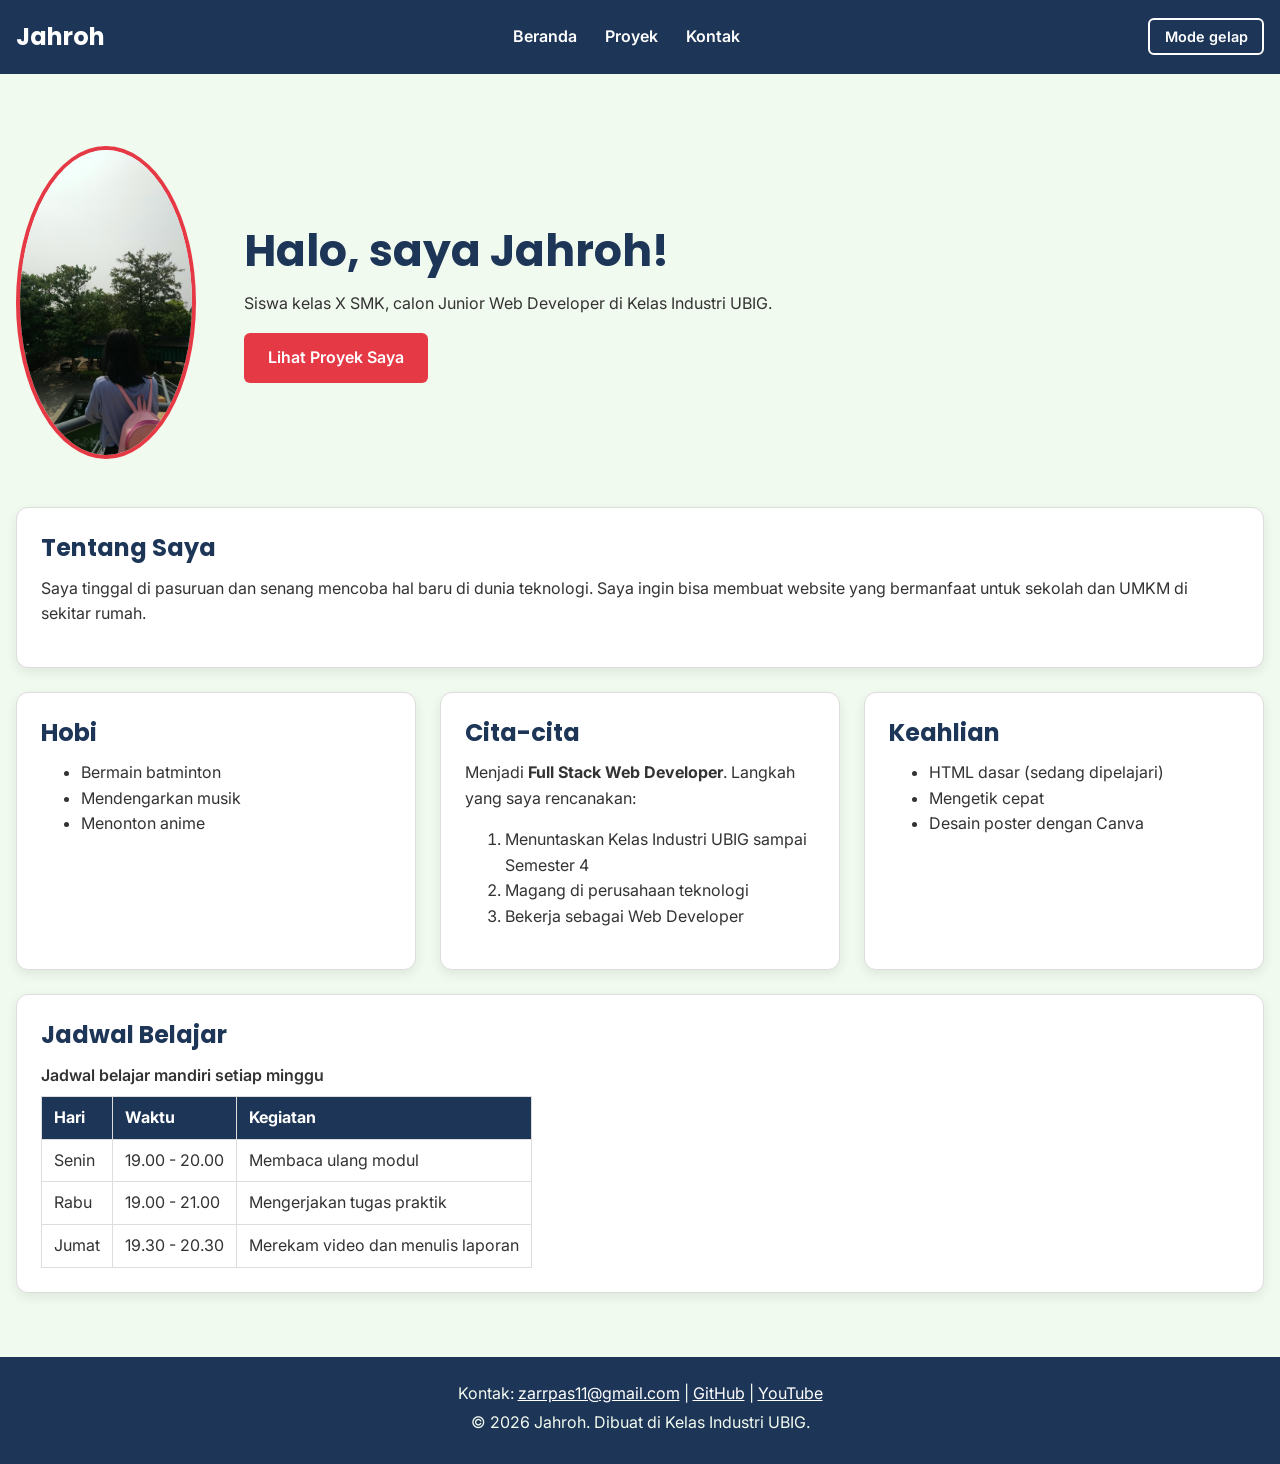
<file: index.html>
<!DOCTYPE html> 
<html lang="id">
<head>
  <meta charset="UTF-8">
  <meta name="viewport" content="width=device-width,
   initial-scale=1.0">
<!-- index.html -->
<meta name="description" content="Portofolio Jahroh, siswa SMK
calon Junior Web Developer di Kelas Industri UBIG.">
<!-- proyek.html -->
<meta name="description" content="Daftar proyek HTML, CSS, dan
JavaScript karya Jahroh beserta repositori GitHub
terbarunya.">
<!-- kontak.html -->
<meta name="description" content="Hubungi Jahroh melalui form
kontak, email, atau GitHub.">
  <title>Jahroh | Beranda</title>
  <link rel="icon" href="img/zarr.png">
  <link rel="preconnect" href="https://fonts.googleapis.com">
  <link rel="preconnect" href="https://fonts.gstatic.com"
  
   crossorigin>
  <link href="https://fonts.googleapis.com/css2?family=Inter:wght@400;600&family=Poppins:wght@600;700&display=swap" rel="stylesheet">
  <link rel="stylesheet" href="css/style.css">
  <script src="js/main.js" defer></script>
  <script src="css/style.css" defer></script>
</head>
<body >
  <header>
    <div class="container navbar">
      <h1>Jahroh</h1>
      <nav class="menu-laptop">
        <ul>
          <li><a href="index.html">Beranda</a></li>
          <li><a href="proyek.html">Proyek</a></li>
          <li><a href="kontak.html">Kontak</a></li>
        </ul>
      </nav>
      <!-- Tantangan: menu ponsel yang bisa dibuka-tutup -->
      <details class="menu-ponsel">
        <summary>Menu</summary>
        <nav>
          <ul>
            <li><a href="index.html">Beranda</a></li>
            <li><a href="proyek.html">Proyek</a></li>
            <li><a href="kontak.html">Kontak</a></li>
          </ul>
        </nav>
      </details>
      <button type="button" id="tombol-tema" class="tombol-tema">Mode gelap</button>
    </div>
  </header>

  <main>
    <div class="container">
      <section class="hero">

        <img src="img/zarrrr.png" alt="Foto Profil Jahroh" width="180">
        <div>
          <h2>Halo, saya Jahroh!</h2>
          <p>Siswa kelas X SMK, calon Junior Web Developer di Kelas Industri UBIG.</p>
          <a href="proyek.html" class="tombol">Lihat Proyek Saya</a>
        </div>
      </section>

      <section class="kartu">
        <h2>Tentang Saya</h2>
        <p>Saya tinggal di pasuruan dan senang mencoba hal baru di dunia teknologi. Saya ingin bisa membuat website yang bermanfaat untuk sekolah dan UMKM di sekitar rumah.</p>
      </section>

      <div class="daftar-kartu">
        <section class="kartu">
          <h2>Hobi</h2>
          <ul>
            <li>Bermain batminton</li>
            <li>Mendengarkan musik</li>
            <li>Menonton anime</li>
          </ul>
        </section>

        <section class="kartu">
          <h2>Cita-cita</h2>
          <p>Menjadi <strong>Full Stack Web Developer</strong>. Langkah yang saya rencanakan:</p>
          <ol>
            <li>Menuntaskan Kelas Industri UBIG sampai Semester 4</li>
            <li>Magang di perusahaan teknologi</li>
            <li>Bekerja sebagai Web Developer</li>
          </ol>
        </section>

        <section class="kartu">
          <h2>Keahlian</h2>
          <ul>
            <li>HTML dasar (sedang dipelajari)</li>
            <li>Mengetik cepat</li>
            <li>Desain poster dengan Canva</li>
          </ul>
        </section>
      </div>


      <section class="kartu">
        <h2>Jadwal Belajar</h2>
        <table>
          <caption>Jadwal belajar mandiri setiap minggu</caption>
          <thead>
            <tr>
              <th>Hari</th>
              <th>Waktu</th>
              <th>Kegiatan</th>
            </tr>
          </thead>
          <tbody>
            <tr>
              <td>Senin</td>
              <td>19.00 - 20.00</td>
              <td>Membaca ulang modul</td>
            </tr>
            <tr>
              <td>Rabu</td>
              <td>19.00 - 21.00</td>
              <td>Mengerjakan tugas praktik</td>
            </tr>
            <tr>
              <td>Jumat</td>
              <td>19.30 - 20.30</td>
              <td>Merekam video dan menulis laporan</td>
            </tr>
          </tbody>
        </table>
      </section>
    </div>
  </main>
  <footer>
    <p>Kontak: <a href="zarrpas11@gmail.com">zarrpas11@gmail.com</a> |
      <a href="https://github.com/zarr-zr" target="_blank">GitHub</a> |
      <a href="https://www.youtube.com/@Zarr1206" target="_blank">YouTube</a></p>
    <p>&copy; 2026 Jahroh. Dibuat di Kelas Industri UBIG.</p>
  </footer>
</body>
</html>
</file>
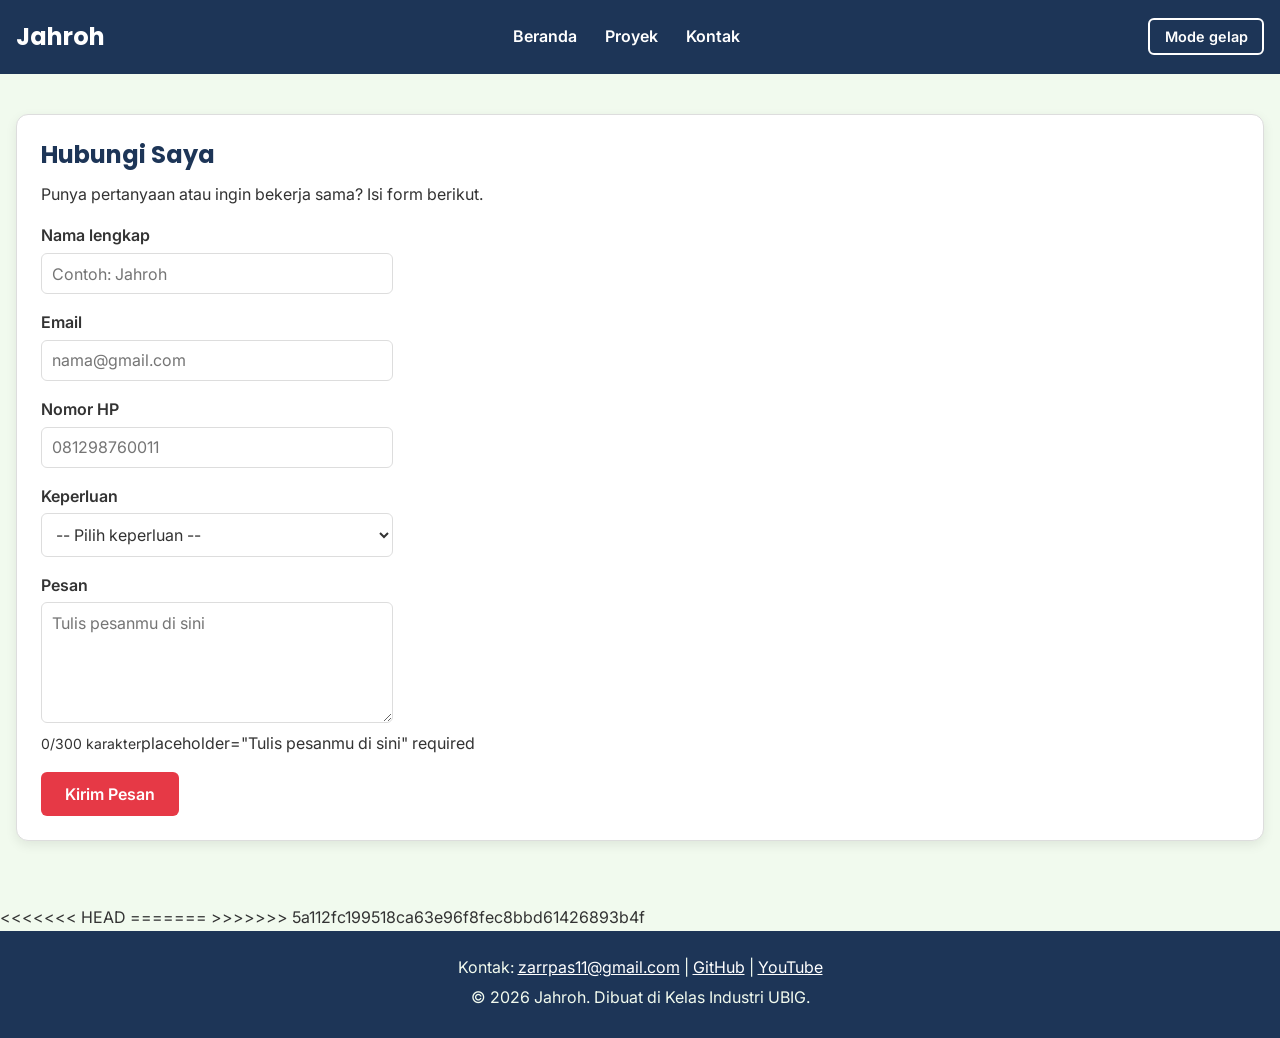
<file: kontak.html>
<!DOCTYPE html>
<html lang="id">
<head>
  <meta charset="UTF-8">
  <meta name="viewport" content="width=device-width, initial-scale=1.0">
  <!-- index.html -->
<meta name="description" content="Portofolio Jahroh, siswa SMK
calon Junior Web Developer di Kelas Industri UBIG.">
<!-- proyek.html -->
<meta name="description" content="Daftar proyek HTML, CSS, dan
JavaScript karya Jahroh beserta repositori GitHub
terbarunya.">
<!-- kontak.html -->
<meta name="description" content="Hubungi Jahroh melalui form
kontak, email, atau GitHub.">
  <title>Jahroh | Kontak</title>
  <link rel="icon" href="img/zarr.png">
  <link rel="preconnect" href="https://fonts.googleapis.com">
  <link rel="preconnect" href="https://fonts.gstatic.com" crossorigin>
  <link href="https://fonts.googleapis.com/css2?family=Inter:wght@400;600&family=Poppins:wght@600;700&display=swap" rel="stylesheet">
  <link rel="stylesheet" href="css/style.css">
  <script src="js/main.js" defer></script>
</head>
<body>
  <header>
    <div class="container navbar">
      <h1>Jahroh</h1>
      <nav class="menu-laptop">
        <ul>
          <li><a href="index.html">Beranda</a></li>
          <li><a href="proyek.html">Proyek</a></li>
          <li><a href="kontak.html">Kontak</a></li>
        </ul>
      </nav>
      <button type="button" id="tombol-tema" class="tombol-tema">
          Mode gelap
        </button>
        <!-- Tantangan: menu ponsel yang bisa dibuka-tutup -->
      <details class="menu-ponsel">
        <summary>Menu</summary>
        <nav>
          <ul>
            <li><a href="index.html">Beranda</a></li>
            <li><a href="proyek.html">Proyek</a></li>
            <li><a href="kontak.html">Kontak</a></li>
          </ul>
        </nav>
      </details>
  </header>

  <main>
    <div class="container">
      <section class="kartu">
        <h2>Hubungi Saya</h2>
        <p>Punya pertanyaan atau ingin bekerja sama? Isi form berikut.</p>

        <form>
          <p>
            <label for="nama">Nama lengkap</label><br>
            <input type="text" id="nama" name="nama" placeholder="Contoh: Jahroh" required>
          </p>
          <p>
            <label for="email">Email</label><br>
            <input type="email" id="email" name="email" placeholder="nama@gmail.com" required>
          </p>
          <p>
            <label for="hp">Nomor HP</label><br>
            <input type="tel" id="hp" name="hp" placeholder="081298760011" required>
          </p>
          <p>
            <label for="keperluan">Keperluan</label><br>
            <select id="keperluan" name="keperluan" required>
              <option value="">-- Pilih keperluan --</option>
              <option value="bertanya">Bertanya</option>
              <option value="kerja-sama">Kerja sama proyek</option>
              <option value="lainnya">Lainnya</option>
            </select>
          </p>
          <p>
            <label for="pesan">Pesan</label><br>
            <textarea id="pesan" name="pesan" rows="5" cols="40" maxlength="300"
             placeholder="Tulis pesanmu di sini" required></textarea><br>
            <span id="hitung-karakter" class="keterangan">0/300 karakter</span>placeholder="Tulis pesanmu di sini" required </textarea>
          </p>
          <button type="submit">Kirim Pesan</button>
        </form>
      </section>
    </div>
  </main>
<<<<<<< HEAD
=======
>>>>>>> 5a112fc199518ca63e96f8fec8bbd61426893b4f
  <footer>
    <p>Kontak: <a href="zarrpas11@gmail.com">zarrpas11@gmail.com</a> |
      <a href="https://github.com/zarr-zr" target="_blank">GitHub</a> |
      <a href="https://www.youtube.com/@Zarr1206" target="_blank">YouTube</a></p>
    <p>&copy; 2026 Jahroh. Dibuat di Kelas Industri UBIG.</p>
  </footer>
</body>
</html>
</file>
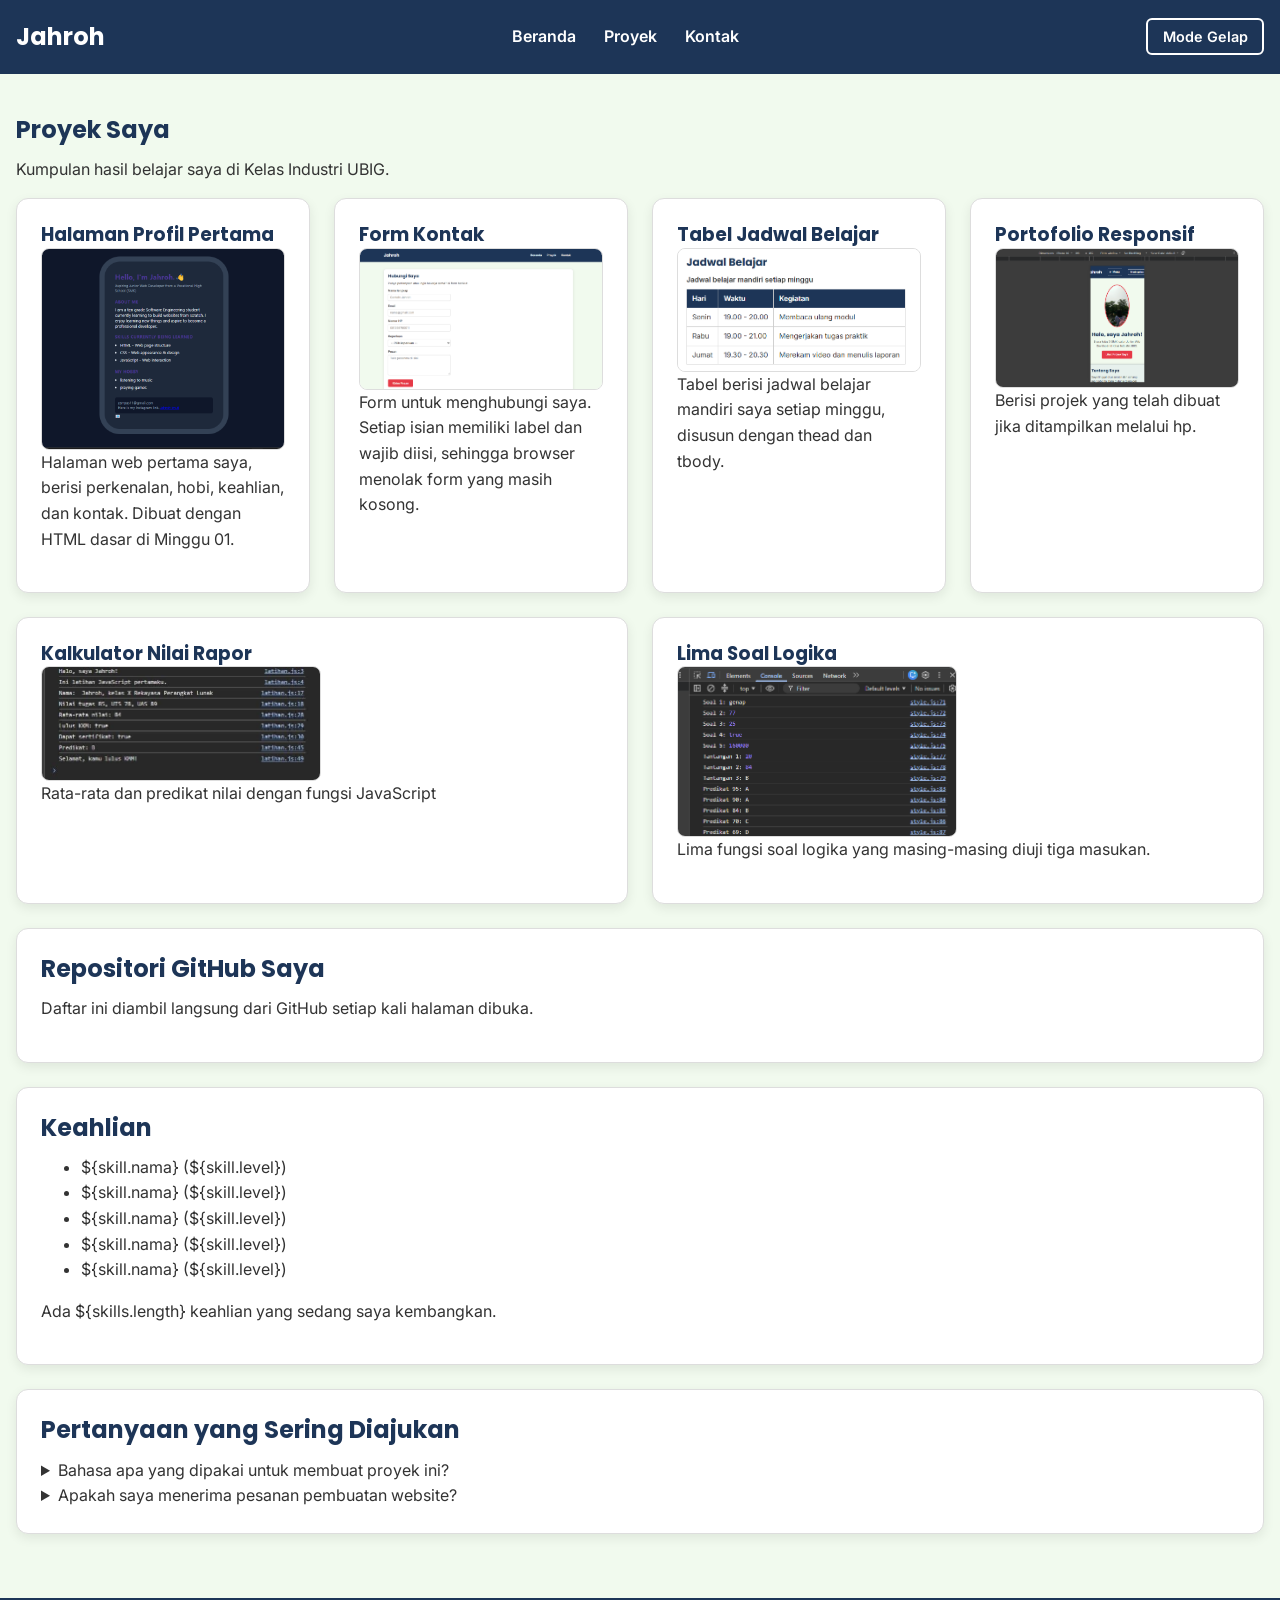
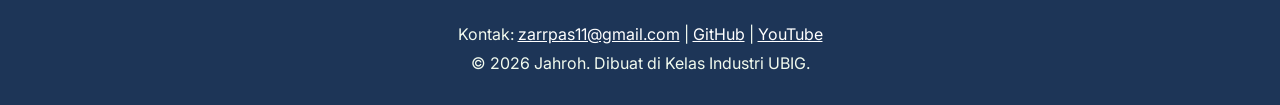
<file: proyek.html>
<!DOCTYPE html>
<html lang="id">
<head>
  <meta charset="UTF-8">
  <meta name="viewport" content="width=device-width, initial-scale=1.0">
  <!-- index.html -->
  <meta name="description" content="Portofolio Jahroh, siswa SMK
  calon Junior Web Developer di Kelas Industri UBIG.">
  <!-- proyek.html -->
  <meta name="description" content="Daftar proyek HTML, CSS, dan
  JavaScript karya Jahroh beserta repositori GitHub
  terbarunya.">
  <!-- kontak.html -->
  <meta name="description" content="Hubungi Jahroh melalui form
  kontak, email, atau GitHub.">
  <title>Jahroh | Proyek</title>
  <link rel="icon" href="img/zarr.png">
  <link rel="preconnect" href="https://fonts.googleapis.com">
  <link rel="preconnect" href="https://fonts.gstatic.com" crossorigin>
  <link href="https://fonts.googleapis.com/css2?family=Inter:wght@400;600&family=Poppins:wght@600;700&display=swap" rel="stylesheet">
  <link rel="stylesheet" href="css/style.css">
  <script src="js/main.js" defer></script>
</head>
<body>
  <header>
    <div class="container navbar">
      <h1>Jahroh</h1>
      <nav class="menu-laptop">
        <ul>
          <li><a href="index.html">Beranda</a></li>
          <li><a href="proyek.html">Proyek</a></li>
          <li><a href="kontak.html">Kontak</a></li>
        </ul>
      </nav>
       <details class="menu-ponsel">
        <summary>Menu</summary>
        <nav>
          <ul>
            <li><a href="index.html">Beranda</a></li>
            <li><a href="proyek.html">Proyek</a></li>
            <li><a href="kontak.html">Kontak</a></li>
          </ul>
        </nav>
      </details>
      <button type="button" id="tombol-tema" class="tombol-tema">Mode Gelap</button>
    </div>
  </header>

  <main>
    <div class="container">
      <section>
        <h2>Proyek Saya</h2>
        <p>Kumpulan hasil belajar saya di Kelas Industri UBIG.</p>

        <div class="daftar-kartu">
          <article class="kartu">
            <h3>Halaman Profil Pertama</h3>
            <img src="img/projek1.png" alt="Tangkapan layar halaman profil Jahroh" width="280">
            <p>Halaman web pertama saya, berisi perkenalan, hobi, keahlian, dan kontak. Dibuat dengan HTML dasar di Minggu 01.</p>
          </article>

          <article class="kartu">
            <h3>Form Kontak</h3>
            <img src="img/projekkontak.png" alt="Tangkapan layar form kontak berisi nama, email, nomor HP, keperluan, dan pesan" width="280">
            <p>Form untuk menghubungi saya. Setiap isian memiliki label dan wajib diisi, sehingga browser menolak form yang masih kosong.</p>
          </article>

          <article class="kartu">
            <h3>Tabel Jadwal Belajar</h3>
            <img src="img/waktubelajar.png" alt="Tangkapan layar waktu belajar" width="280">
            <p>Tabel berisi jadwal belajar mandiri saya setiap minggu, disusun dengan thead dan tbody.</p>
          </article>

          <article class="kartu">
            <h3>Portofolio Responsif</h3>
            <img src="img/readme.png" alt="Tangkapan layar portofolio di ponsel dan laptop" width="280">
            <p> Berisi projek yang telah dibuat jika ditampilkan melalui hp.</p>
          </article>

          <article class="kartu">
            <h3>Kalkulator Nilai Rapor</h3>
            <img src="img/kalkulatornilai.png" alt="Tangkapan layar hasil kalkulator nilai" width="280">
            <p>Rata-rata dan predikat nilai dengan fungsi JavaScript</p>
          </article>

           <article class="kartu">
            <h3>Lima Soal Logika</h3>
            <img src="img/soal.png" alt="Tangkapan layar hasil lima soal logika" width="280">
            <p>Lima fungsi soal logika yang masing-masing diuji tiga masukan.</p>
          </article>
        </div>
      </section>

     <section class="kartu">
      <h2>Repositori GitHub Saya</h2>
      <p>Daftar ini diambil langsung dari GitHub setiap kali halaman dibuka.</p>
      <p id="status-repo"></p>
      <ul id="daftar-repo"></ul>
     </section>

      <section class="kartu">
       <h2>Keahlian</h2>
        <ul id="daftar-skill"></ul>
        <p id="jumlah-skill"></p>
      </section>


      <!-- FAQ dengan details dan summary -->
      <section class="kartu">
        <h2>Pertanyaan yang Sering Diajukan</h2>
        <details>
          <summary>Bahasa apa yang dipakai untuk membuat proyek ini?</summary>
          <p>Semua proyek di halaman ini dibuat dengan HTML. Tampilannya akan saya rapikan dengan CSS mulai Minggu 03.</p>
        </details>
        <details>
          <summary>Apakah saya menerima pesanan pembuatan website?</summary>
          <p>Belum, saya masih belajar. Namun kamu tetap boleh menghubungi saya melalui halaman Kontak.</p>
        </details>
      </section>
    </div>
  </main>
  <footer>
    <p>Kontak: <a href="zarrpas11@gmail.com">zarrpas11@gmail.com</a> |
      <a href="https://github.com/zarr-zr" target="_blank">GitHub</a> |
      <a href="https://www.youtube.com/@Zarr1206" target="_blank">YouTube</a></p>
    <p>&copy; 2026 Jahroh. Dibuat di Kelas Industri UBIG.</p>
  </footer>
</body>
</html>
</file>
<file: css/style.css>
/* Gaya portofolio Jahroh
   Palet: #1D3557 (utama), #E63946 (aksen), #F1FAEE (latar)
   Huruf: Poppins (judul), Inter (isi)
   Tata letak: mobile first, titik ubah 768px (tablet) dan 1024px (laptop) */

/* 1. Reset */
* {
  box-sizing: border-box;
  margin: 0;
}

img {
  max-width: 100%;
  height: auto;
}

/* 2. Dasar halaman: warna dan huruf */
:root {
  --warna-utama: #1D3557;
  --warna-judul: #1D3557;
  --warna-aksen: #C1121F;
  --warna-tautan: #C1121F;;
  --warna-latar: #F1FAEE;
  --warna-teks: #333333;
  --warna-kartu: #FFFFFF;
  --warna-garis: #DDDDDD;
}

body {
  font-family: "Inter", Arial, sans-serif;
  font-size: 1rem;
  line-height: 1.6;
  color: var(--warna-teks);
  background-color: var(--warna-latar);
}

h1, h2, h3 {
  font-family: "Poppins", Arial, sans-serif;
  color: var(--warna-judul);
  line-height: 1.3;
}

h2 {
  margin-bottom: 0.75rem;
}

p, ul, ol {
  margin-bottom: 1rem;
}

a {
  color: #E63946;
}

/* 3. Wadah, header, dan menu */
.container {
  max-width: 1100px;
  margin: 0 auto;
  padding: 0 1rem;
}

header {
  background-color: #1D3557;
  color: #FFFFFF;
  padding: 1rem 0;
}

header h1 {
  color: #FFFFFF;
  font-size: 1.5rem;
}

.navbar {
  display: flex;
  flex-wrap: wrap;
  justify-content: space-between;
  align-items: center;
  gap: 0.5rem;
}

nav ul {
  display: flex;
  gap: 0.25rem;
  padding: 0;
  margin: 0;
  list-style: none;
}

nav a {
  display: inline-block;
  padding: 0.5rem 0.75rem;
  border-radius: 6px;
  color: #FFFFFF;
  font-weight: 600;
  text-decoration: none;
}

/* Tantangan: menu ponsel buka-tutup dengan details */
.menu-laptop {
  display: none;
}

.menu-ponsel summary {
  padding: 0.5rem 0.75rem;
  border: 1px solid #FFFFFF;
  border-radius: 6px;
  font-weight: 600;
  cursor: pointer;
}

.menu-ponsel ul {
  flex-direction: column;
  margin-top: 0.5rem;
}

/* 4. Isi utama, hero, dan kartu */
main {
  padding: 1.5rem 0;
}

.hero {
  display: flex;
  flex-direction: column;
  align-items: center;
  gap: 1.5rem;
  padding: 1rem 0 2rem;
  text-align: center;
}

.hero img {
  border: 4px solid #E63946;
  border-radius: 100%;
}

.hero h2 {
  font-size: 2rem;
}

.tombol {
  display: inline-block;
  padding: 0.75rem 1.5rem;
  border-radius: 6px;
  background-color: #E63946;
  color: #FFFFFF;
  font-weight: 600;
  text-decoration: none;
}

.kartu {
  background-color: var(--warna-kartu);
  padding: 1rem;
  margin-bottom: 1.5rem;
  border: 1px solid var(--warna-garis);
  border-radius: 12px;
  box-shadow: 0 4px 12px rgba(0, 0, 0, 0.08);
}

.daftar-kartu {
  display: flex;
  flex-wrap: wrap;
  gap: 1.5rem;
  margin-bottom: 1.5rem;
}

.daftar-kartu .kartu {
  flex: 1 1 280px;
  margin-bottom: 0;
}

#daftar-proyek {
min-height: 30rem;
}

article img {
  border-radius: 8px;
  border: 1px solid #DDDDDD;
}

/* 5. Tabel */
table {
  border-collapse: collapse;
}

caption {
  font-weight: 600;
  text-align: left;
  margin-bottom: 0.5rem;
}

th, td {
  border: 1px solid #DDDDDD;
  padding: 0.5rem 0.75rem;
  text-align: left;
}

th {
  background-color: #1D3557;
  color: #FFFFFF;
}

/* 6. Form */
label {
  font-weight: 600;
}

.keterangan {
 font-size: 0.875rem;
}

input, select, textarea {
  width: 100%;
  max-width: 22rem;
  padding: 0.6rem;
  margin-top: 0.25rem;
  border: 1px solid #DDDDDD;
  border-radius: 6px;
  font-family: inherit;
  font-size: 1rem;
  background-color: var(--warna-kartu);
  color: var(--warna-teks);
}

button {
  padding: 0.75rem 1.5rem;
  border: none;
  border-radius: 6px;
  background-color: #E63946;
  color: #FFFFFF;
  font-family: inherit;
  font-size: 1rem;
  font-weight: 600;
  cursor: pointer;
}

/* 7. Footer */
footer {
  background-color: #1D3557;
  color: #F1FAEE;
  text-align: center;
  padding: 1.5rem;
}

footer p {
  margin-bottom: 0.25rem;
}

footer a {
  color: #FFFFFF;
}

/* 8. Tablet: lebar layar 768px ke atas */
@media (min-width: 768px) {
  .menu-laptop {
    display: block;
  }

  .menu-ponsel {
    display: none;
  }

  .hero {
    flex-direction: row;
    padding: 2rem 0 3rem;
    text-align: left;
  }

  .kartu {
    padding: 1.5rem;
  }
}

/* 9. Laptop: lebar layar 1024px ke atas */
@media (min-width: 1024px) {
  main {
    padding: 2.5rem 0;
  }

  .hero {
    gap: 3rem;
  }

  .hero h2 {
    font-size: 2.75rem;
  }
}

/* 10. Tombol tema, filter, dan label kategori */
.tombol-tema {
  padding: 0.5rem 0.9rem;
  border: 2px solid #FFFFFF;
  background-color: transparent;
  font-size: 0.9rem;
}

/* 11. Tema gelap: isi variabel diganti saat body memiliki class
gelap */
body.gelap {
  --warna-utama: #0B1526;
  --warna-judul: #A8DADC;
  --warna-tautan: #FF8A8A;
  --warna-latar: #121A24;
  --warna-teks: #E3E8EE;
  --warna-kartu: #1C2836;
  --warna-garis: #34465A;
}
/* 12. Perbaikan tampilan responsif HP */
html {
  width: 100%;
  max-width: 100%;
  overflow-x: clip;
}

body {
  width: 100%;
  max-width: 100%;
  overflow-x: clip;
}

* {
  box-sizing: border-box;
}

.container,
header,
main,
footer,
section,
article {
  min-width: 0;
  max-width: 100%;
}

img {
  display: block;
  max-width: 100%;
  height: auto;
}

/* Perbaikan layar HP */
@media screen and (max-width: 767px) {
  .container {
    width: 100%;
    padding: 15px;
  }

  .navbar {
    width: 100%;
    min-width: 0;
    flex-wrap: wrap;
  }

  .hero {
    width: 100%;
    min-width: 0;
  }

  .hero h2 {
    font-size: 1.5rem;
    overflow-wrap: break-word;
  }

  .hero p {
    overflow-wrap: break-word;
  }

  .daftar-kartu {
    width: 100%;
    min-width: 0;
  }

  .daftar-kartu .kartu {
    flex: 1 1 100%;
    min-width: 0;
    width: 100%;
  }

  table {
    max-width: 100%;
  }

  th,
  td {
    overflow-wrap: anywhere;
  }

  input,
  select,
  textarea {
    max-width: 100%;
  }
}
</file>
